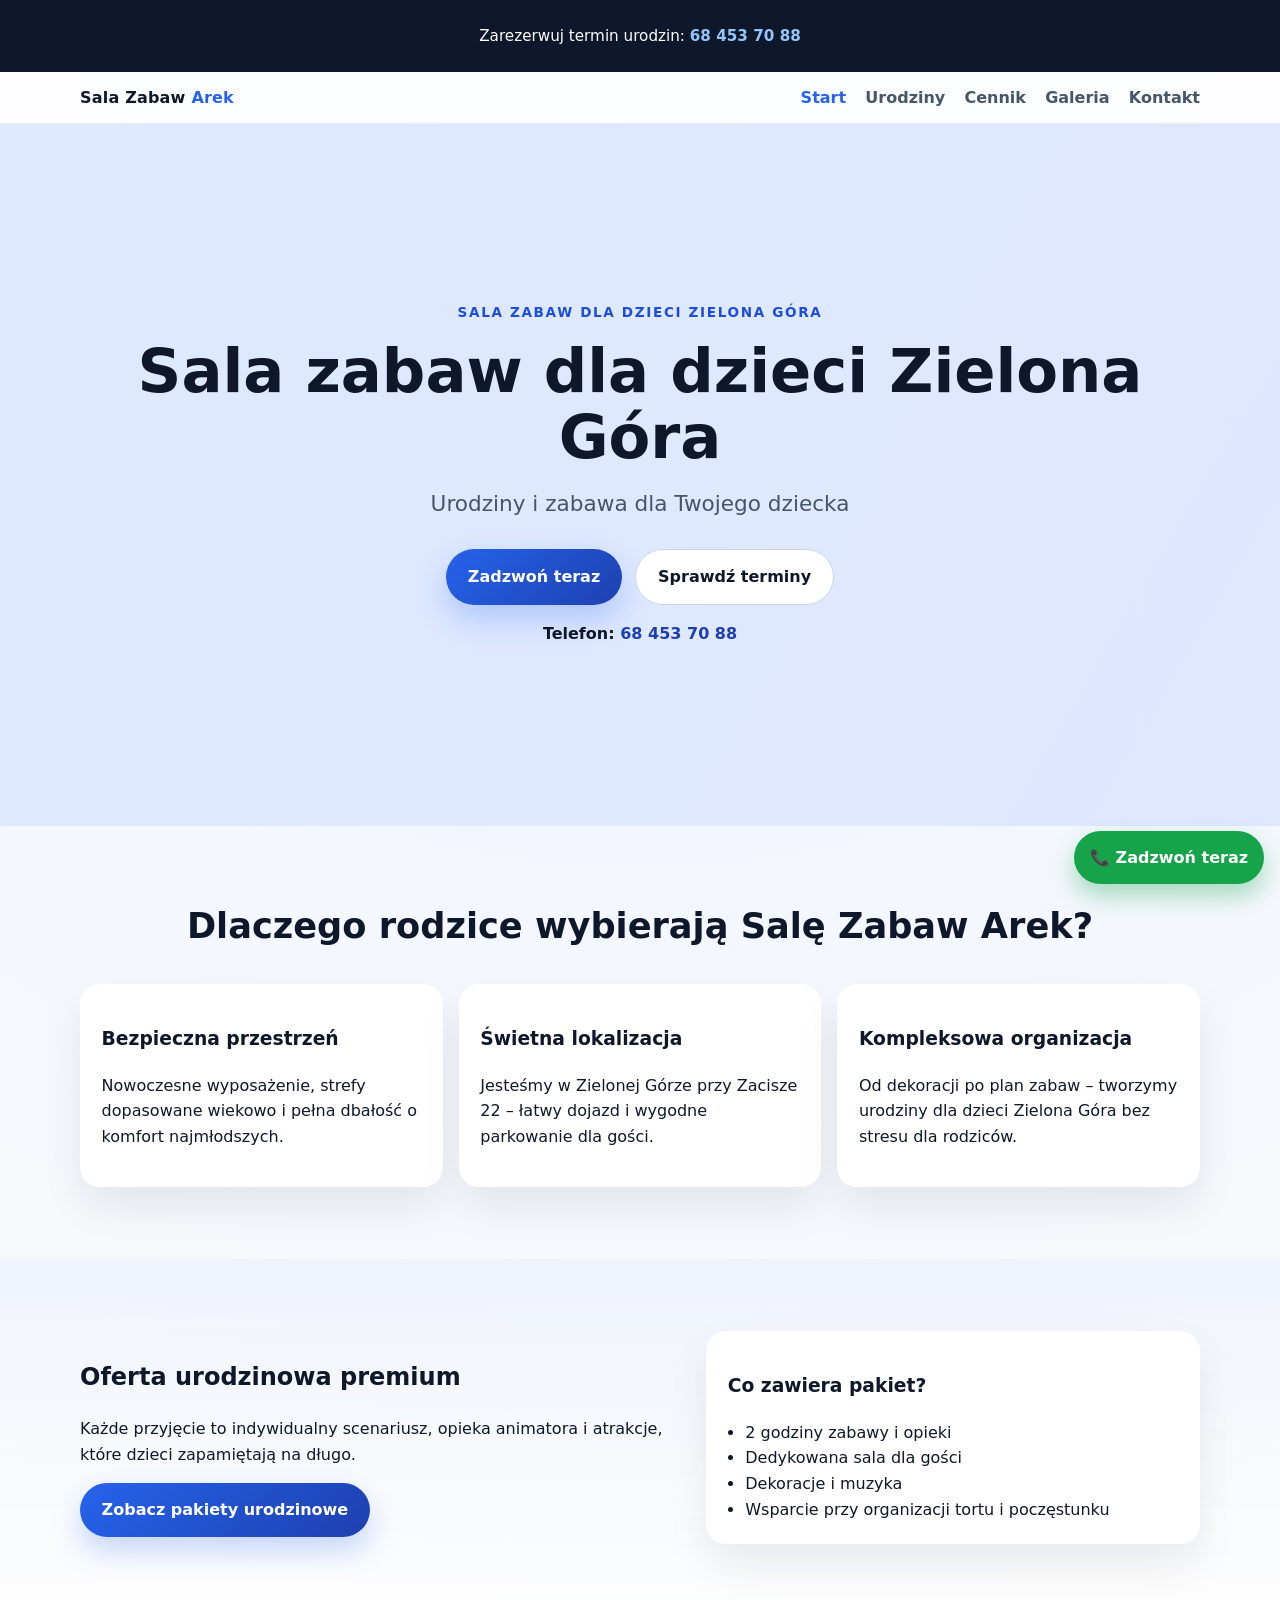
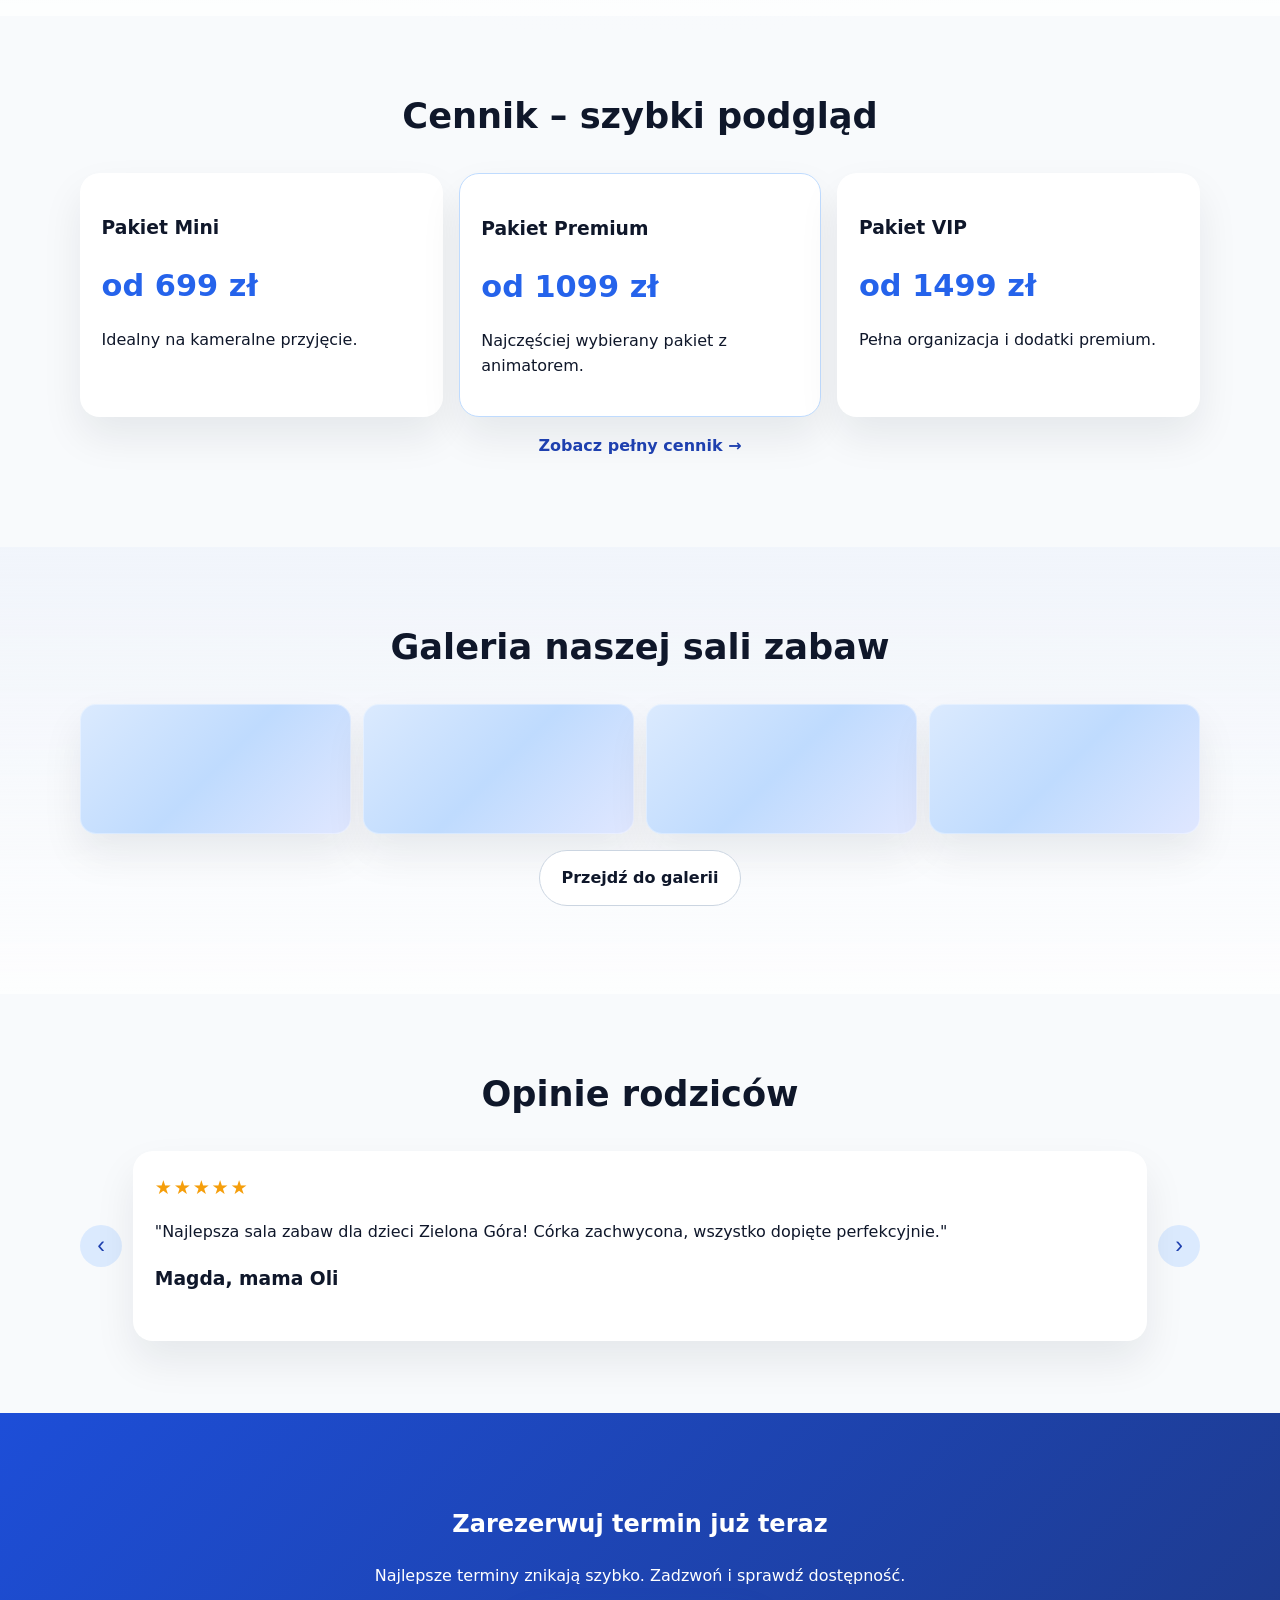
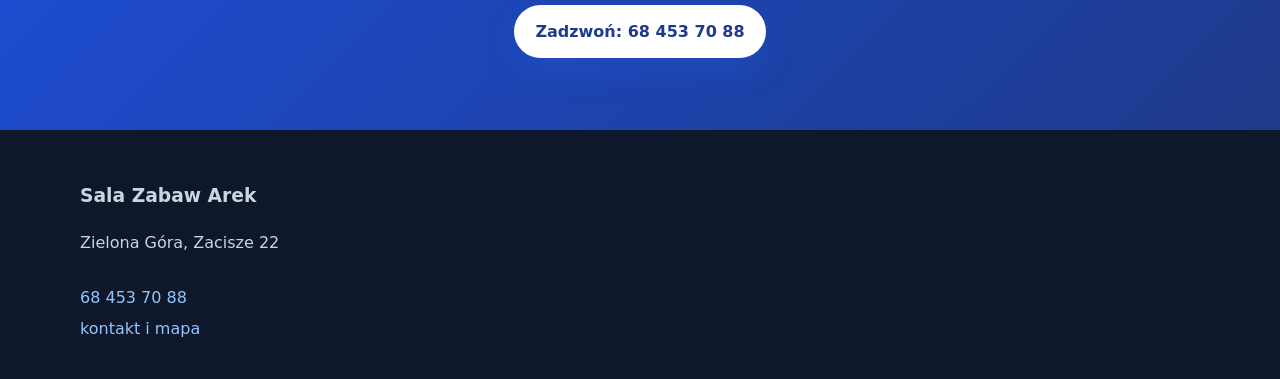
<file: index.html>
<!doctype html>
<html lang="pl">
<head>
  <meta charset="UTF-8" />
  <meta name="viewport" content="width=device-width, initial-scale=1.0" />
  <title>Sala Zabaw Arek | Sala zabaw Zielona Góra i urodziny dla dzieci</title>
  <meta name="description" content="Sala Zabaw Arek w Zielonej Górze: bezpieczna sala zabaw dla dzieci, niezapomniane urodziny dla dzieci Zielona Góra i szybka rezerwacja terminu." />
  <meta name="keywords" content="sala zabaw Zielona Góra, urodziny dla dzieci Zielona Góra, sala zabaw dla dzieci Zielona Góra" />
  <link rel="stylesheet" href="css/style.css" />
  <link rel="stylesheet" href="css/animations.css" />
</head>
<body>
  <div class="top-bar">
    <p>Zarezerwuj termin urodzin: <a href="tel:+48684537088">68 453 70 88</a></p>
  </div>

  <header class="site-header glass">
    <div class="container nav-wrap">
      <a href="index.html" class="logo">Sala Zabaw <span>Arek</span></a>
      <button class="menu-toggle" aria-label="Otwórz menu">☰</button>
      <nav class="main-nav">
        <a href="index.html" class="active">Start</a>
        <a href="urodziny.html">Urodziny</a>
        <a href="cennik.html">Cennik</a>
        <a href="galeria.html">Galeria</a>
        <a href="kontakt.html">Kontakt</a>
      </nav>
    </div>
  </header>

  <main>
    <section class="hero">
      <div class="hero-gradient"></div>
      <div class="container hero-content">
        <p class="eyebrow reveal">Sala zabaw dla dzieci Zielona Góra</p>
        <h1 class="reveal">Sala zabaw dla dzieci Zielona Góra</h1>
        <p class="lead reveal">Urodziny i zabawa dla Twojego dziecka</p>
        <div class="hero-cta reveal slide-in">
          <a class="btn btn-primary" href="tel:+48684537088">Zadzwoń teraz</a>
          <a class="btn btn-secondary" href="urodziny.html">Sprawdź terminy</a>
        </div>
        <p class="phone-highlight reveal">Telefon: <a href="tel:+48684537088">68 453 70 88</a></p>
      </div>
    </section>

    <section class="section container">
      <h2 class="section-title reveal">Dlaczego rodzice wybierają Salę Zabaw Arek?</h2>
      <div class="grid-3">
        <article class="card reveal">
          <h3>Bezpieczna przestrzeń</h3>
          <p>Nowoczesne wyposażenie, strefy dopasowane wiekowo i pełna dbałość o komfort najmłodszych.</p>
        </article>
        <article class="card reveal">
          <h3>Świetna lokalizacja</h3>
          <p>Jesteśmy w Zielonej Górze przy Zacisze 22 – łatwy dojazd i wygodne parkowanie dla gości.</p>
        </article>
        <article class="card reveal">
          <h3>Kompleksowa organizacja</h3>
          <p>Od dekoracji po plan zabaw – tworzymy urodziny dla dzieci Zielona Góra bez stresu dla rodziców.</p>
        </article>
      </div>
    </section>

    <section class="section alt">
      <div class="container split">
        <div class="reveal">
          <h2>Oferta urodzinowa premium</h2>
          <p>Każde przyjęcie to indywidualny scenariusz, opieka animatora i atrakcje, które dzieci zapamiętają na długo.</p>
          <a href="urodziny.html" class="btn btn-primary">Zobacz pakiety urodzinowe</a>
        </div>
        <div class="feature-box reveal slide-in">
          <h3>Co zawiera pakiet?</h3>
          <ul>
            <li>2 godziny zabawy i opieki</li>
            <li>Dedykowana sala dla gości</li>
            <li>Dekoracje i muzyka</li>
            <li>Wsparcie przy organizacji tortu i poczęstunku</li>
          </ul>
        </div>
      </div>
    </section>

    <section class="section container">
      <h2 class="section-title reveal">Cennik – szybki podgląd</h2>
      <div class="pricing-preview">
        <article class="price-card reveal">
          <h3>Pakiet Mini</h3>
          <p class="price">od 699 zł</p>
          <p>Idealny na kameralne przyjęcie.</p>
        </article>
        <article class="price-card reveal featured">
          <h3>Pakiet Premium</h3>
          <p class="price">od 1099 zł</p>
          <p>Najczęściej wybierany pakiet z animatorem.</p>
        </article>
        <article class="price-card reveal">
          <h3>Pakiet VIP</h3>
          <p class="price">od 1499 zł</p>
          <p>Pełna organizacja i dodatki premium.</p>
        </article>
      </div>
      <p class="center reveal"><a href="cennik.html" class="text-link">Zobacz pełny cennik →</a></p>
    </section>

    <section class="section alt">
      <div class="container">
        <h2 class="section-title reveal">Galeria naszej sali zabaw</h2>
        <div class="gallery-preview">
          <div class="gallery-tile reveal"></div>
          <div class="gallery-tile reveal"></div>
          <div class="gallery-tile reveal"></div>
          <div class="gallery-tile reveal"></div>
        </div>
        <p class="center reveal"><a href="galeria.html" class="btn btn-secondary">Przejdź do galerii</a></p>
      </div>
    </section>

    <section class="section container testimonials-section">
      <h2 class="section-title reveal">Opinie rodziców</h2>
      <div class="testimonial-slider reveal" data-slider>
        <button class="slider-btn prev" aria-label="Poprzednia opinia">‹</button>
        <div class="slides" data-slides>
          <article class="testimonial-card active">
            <div class="stars">★★★★★</div>
            <p>"Najlepsza sala zabaw dla dzieci Zielona Góra! Córka zachwycona, wszystko dopięte perfekcyjnie."</p>
            <h3>Magda, mama Oli</h3>
          </article>
          <article class="testimonial-card">
            <div class="stars">★★★★★</div>
            <p>"Urodziny dla dzieci Zielona Góra zorganizowane na najwyższym poziomie. Pełen profesjonalizm."</p>
            <h3>Krzysztof, tata Janka</h3>
          </article>
          <article class="testimonial-card">
            <div class="stars">★★★★★</div>
            <p>"Piękne wnętrze, miła obsługa i super atrakcje. Wrócimy na kolejne urodziny!"</p>
            <h3>Anna, mama Zosi</h3>
          </article>
          <article class="testimonial-card">
            <div class="stars">★★★★★</div>
            <p>"Miejsce premium, które naprawdę robi wrażenie i daje rodzicom spokój."</p>
            <h3>Piotr, tata Mai</h3>
          </article>
        </div>
        <button class="slider-btn next" aria-label="Następna opinia">›</button>
      </div>
    </section>

    <section class="section cta-final">
      <div class="container reveal">
        <h2>Zarezerwuj termin już teraz</h2>
        <p>Najlepsze terminy znikają szybko. Zadzwoń i sprawdź dostępność.</p>
        <a href="tel:+48684537088" class="btn btn-primary">Zadzwoń: 68 453 70 88</a>
      </div>
    </section>
  </main>

  <footer class="site-footer">
    <div class="container footer-grid">
      <div>
        <h3>Sala Zabaw Arek</h3>
        <p>Zielona Góra, Zacisze 22</p>
      </div>
      <div>
        <a href="tel:+48684537088">68 453 70 88</a>
        <a href="kontakt.html">kontakt i mapa</a>
      </div>
    </div>
  </footer>

  <a class="sticky-call" href="tel:+48684537088" aria-label="Zadzwoń teraz">📞 Zadzwoń teraz</a>

  <script src="js/animations.js" defer></script>
  <script src="js/script.js" defer></script>
</body>
</html>
</file>
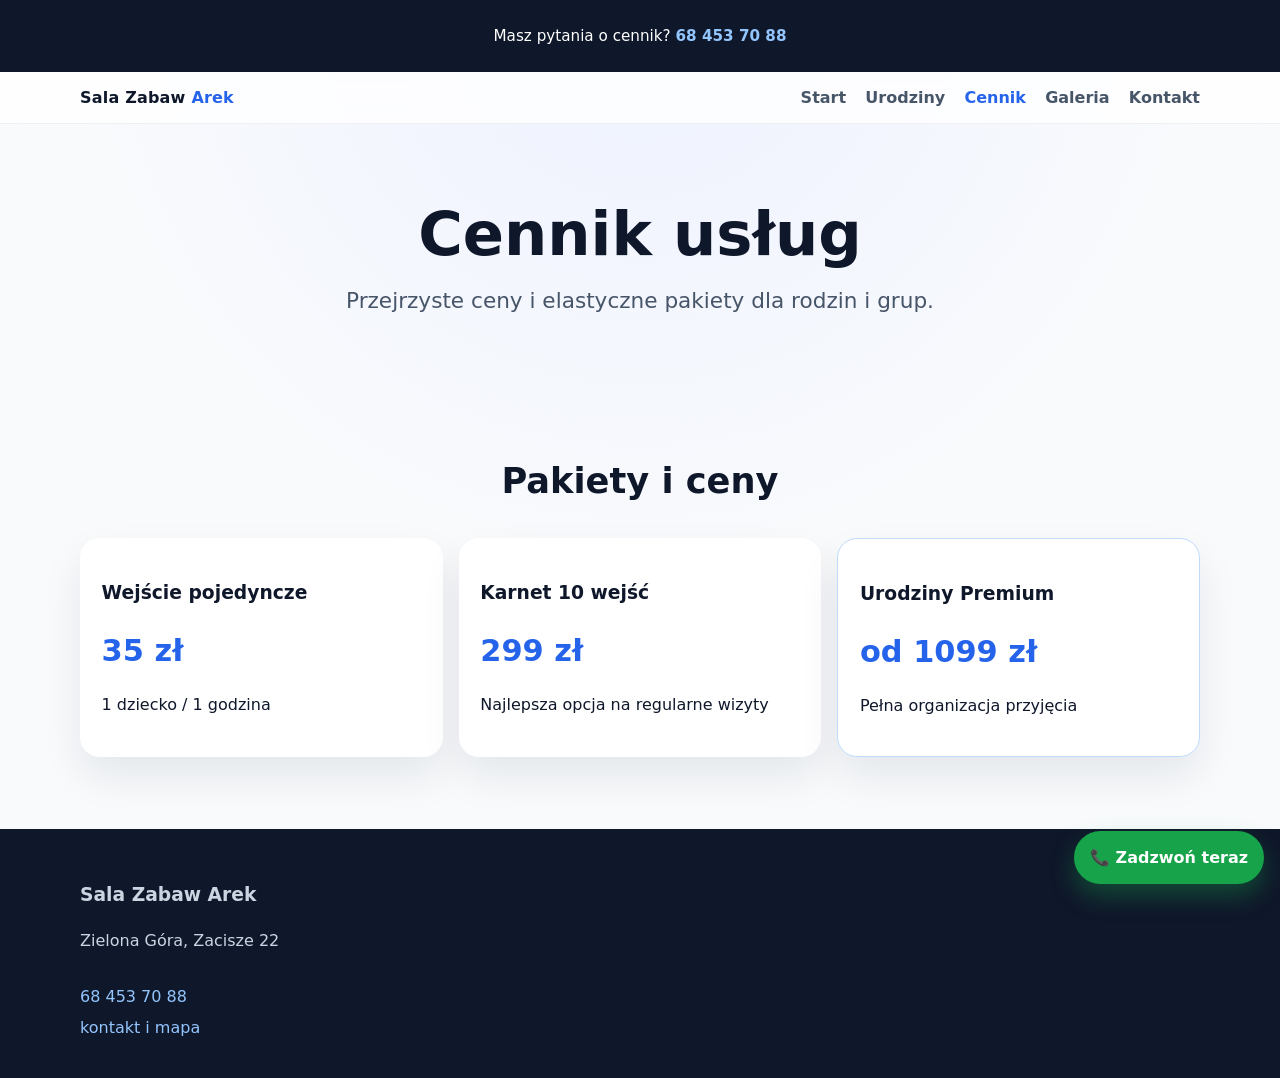
<file: cennik.html>
<!doctype html>
<html lang="pl">
<head>
  <meta charset="UTF-8" />
  <meta name="viewport" content="width=device-width, initial-scale=1.0" />
  <title>Cennik | Sala Zabaw Arek Zielona Góra</title>
  <meta name="description" content="Cennik Sala Zabaw Arek w Zielonej Górze. Przejrzyste pakiety na zabawę i urodziny dla dzieci Zielona Góra." />
  <meta name="keywords" content="sala zabaw Zielona Góra, urodziny dla dzieci Zielona Góra, sala zabaw dla dzieci Zielona Góra" />
  <link rel="stylesheet" href="css/style.css" />
  <link rel="stylesheet" href="css/animations.css" />
</head>
<body>
  <div class="top-bar"><p>Masz pytania o cennik? <a href="tel:+48684537088">68 453 70 88</a></p></div>
  <header class="site-header glass"><div class="container nav-wrap"><a href="index.html" class="logo">Sala Zabaw <span>Arek</span></a><button class="menu-toggle" aria-label="Otwórz menu">☰</button><nav class="main-nav"><a href="index.html">Start</a><a href="urodziny.html">Urodziny</a><a href="cennik.html" class="active">Cennik</a><a href="galeria.html">Galeria</a><a href="kontakt.html">Kontakt</a></nav></div></header>
  <main>
    <section class="page-hero"><div class="container"><h1 class="reveal">Cennik usług</h1><p class="lead reveal">Przejrzyste ceny i elastyczne pakiety dla rodzin i grup.</p></div></section>
    <section class="section container"><h2 class="section-title reveal">Pakiety i ceny</h2><div class="pricing-preview"><article class="price-card reveal"><h3>Wejście pojedyncze</h3><p class="price">35 zł</p><p>1 dziecko / 1 godzina</p></article><article class="price-card reveal"><h3>Karnet 10 wejść</h3><p class="price">299 zł</p><p>Najlepsza opcja na regularne wizyty</p></article><article class="price-card featured reveal"><h3>Urodziny Premium</h3><p class="price">od 1099 zł</p><p>Pełna organizacja przyjęcia</p></article></div></section>
  </main>
  <footer class="site-footer"><div class="container footer-grid"><div><h3>Sala Zabaw Arek</h3><p>Zielona Góra, Zacisze 22</p></div><div><a href="tel:+48684537088">68 453 70 88</a><a href="kontakt.html">kontakt i mapa</a></div></div></footer>
  <a class="sticky-call" href="tel:+48684537088">📞 Zadzwoń teraz</a>
  <script src="js/animations.js" defer></script>
  <script src="js/script.js" defer></script>
</body>
</html>
</file>
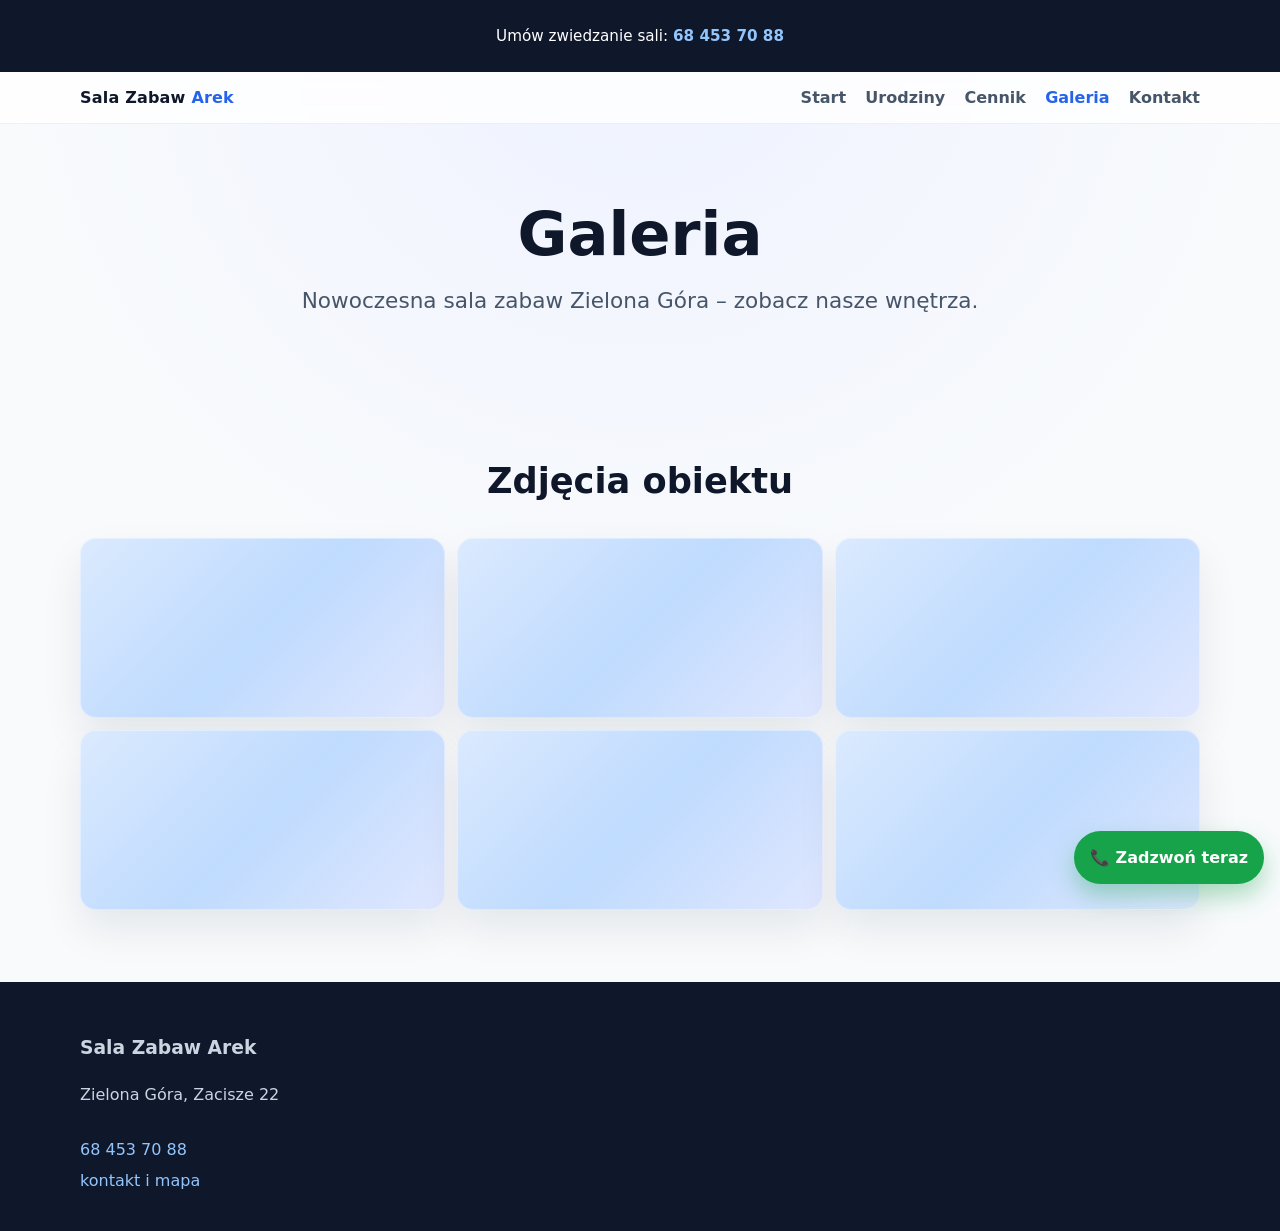
<file: galeria.html>
<!doctype html>
<html lang="pl">
<head>
  <meta charset="UTF-8" />
  <meta name="viewport" content="width=device-width, initial-scale=1.0" />
  <title>Galeria | Sala zabaw dla dzieci Zielona Góra</title>
  <meta name="description" content="Zobacz galerię Sala Zabaw Arek. Poznaj wnętrza i atrakcje miejsca, które rodzice wybierają na urodziny dla dzieci Zielona Góra." />
  <meta name="keywords" content="sala zabaw dla dzieci Zielona Góra, sala zabaw Zielona Góra, urodziny dla dzieci Zielona Góra" />
  <link rel="stylesheet" href="css/style.css" />
  <link rel="stylesheet" href="css/animations.css" />
</head>
<body>
  <div class="top-bar"><p>Umów zwiedzanie sali: <a href="tel:+48684537088">68 453 70 88</a></p></div>
  <header class="site-header glass"><div class="container nav-wrap"><a href="index.html" class="logo">Sala Zabaw <span>Arek</span></a><button class="menu-toggle" aria-label="Otwórz menu">☰</button><nav class="main-nav"><a href="index.html">Start</a><a href="urodziny.html">Urodziny</a><a href="cennik.html">Cennik</a><a href="galeria.html" class="active">Galeria</a><a href="kontakt.html">Kontakt</a></nav></div></header>
  <main>
    <section class="page-hero"><div class="container"><h1 class="reveal">Galeria</h1><p class="lead reveal">Nowoczesna sala zabaw Zielona Góra – zobacz nasze wnętrza.</p></div></section>
    <section class="section container">
      <h2 class="section-title reveal">Zdjęcia obiektu</h2>
      <div class="gallery-grid">
        <div class="gallery-item reveal"></div><div class="gallery-item reveal"></div><div class="gallery-item reveal"></div>
        <div class="gallery-item reveal"></div><div class="gallery-item reveal"></div><div class="gallery-item reveal"></div>
      </div>
    </section>
  </main>
  <footer class="site-footer"><div class="container footer-grid"><div><h3>Sala Zabaw Arek</h3><p>Zielona Góra, Zacisze 22</p></div><div><a href="tel:+48684537088">68 453 70 88</a><a href="kontakt.html">kontakt i mapa</a></div></div></footer>
  <a class="sticky-call" href="tel:+48684537088">📞 Zadzwoń teraz</a>
  <script src="js/animations.js" defer></script>
  <script src="js/script.js" defer></script>
</body>
</html>
</file>
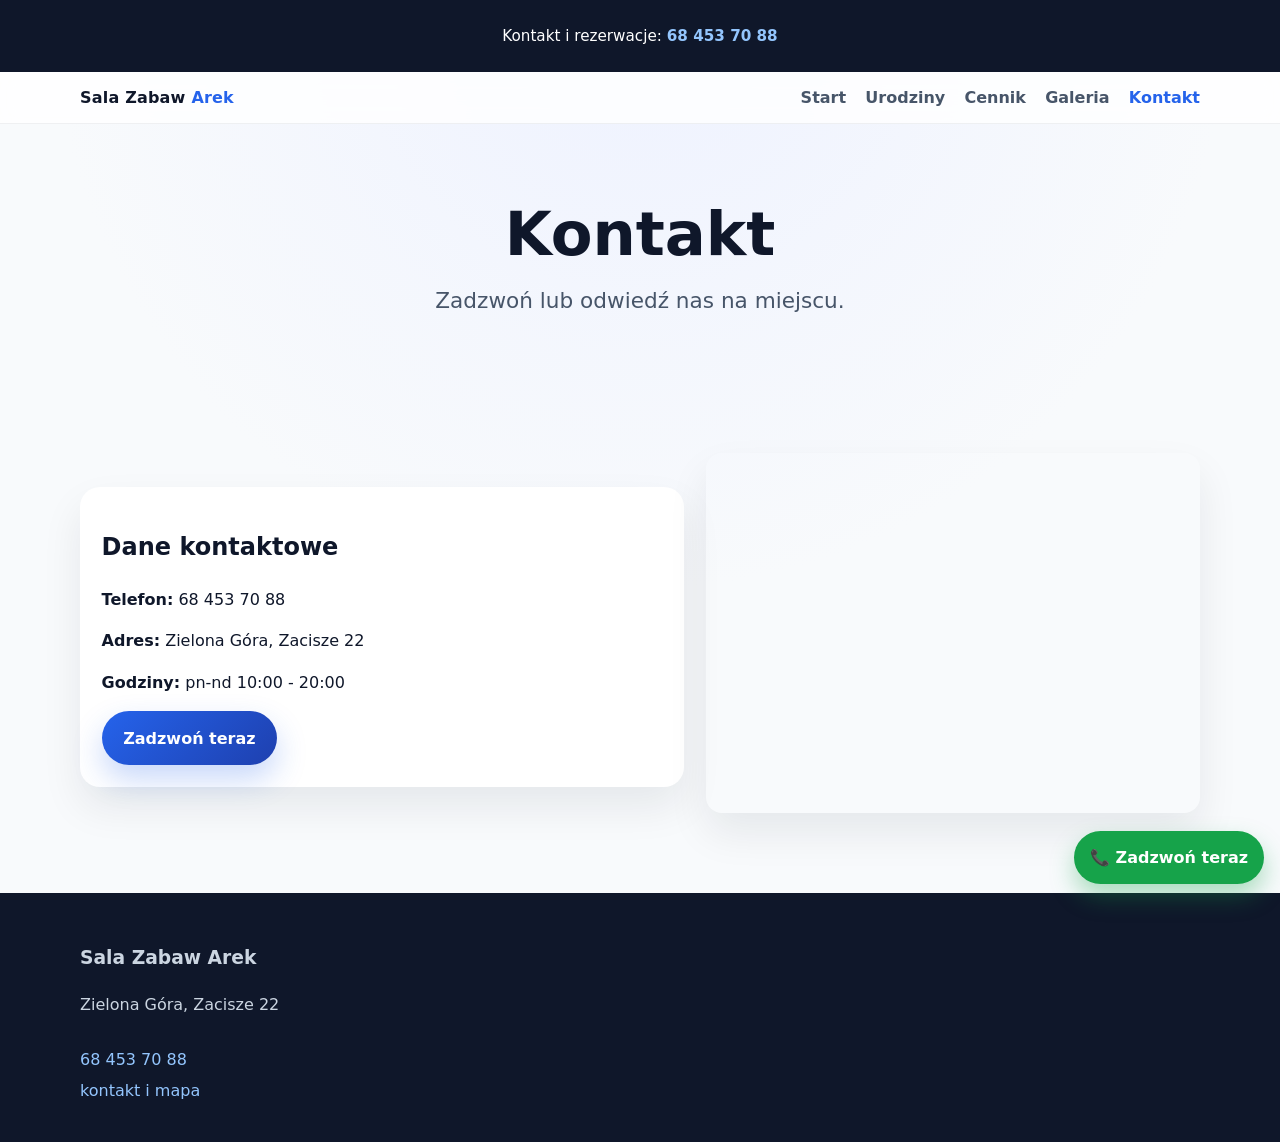
<file: kontakt.html>
<!doctype html>
<html lang="pl">
<head>
  <meta charset="UTF-8" />
  <meta name="viewport" content="width=device-width, initial-scale=1.0" />
  <title>Kontakt | Sala Zabaw Arek Zielona Góra</title>
  <meta name="description" content="Skontaktuj się z Sala Zabaw Arek. Telefon, adres Zielona Góra Zacisze 22 i mapa dojazdu. Szybka rezerwacja urodzin dla dzieci." />
  <meta name="keywords" content="sala zabaw Zielona Góra, urodziny dla dzieci Zielona Góra, sala zabaw dla dzieci Zielona Góra" />
  <link rel="stylesheet" href="css/style.css" />
  <link rel="stylesheet" href="css/animations.css" />
</head>
<body>
  <div class="top-bar"><p>Kontakt i rezerwacje: <a href="tel:+48684537088">68 453 70 88</a></p></div>
  <header class="site-header glass"><div class="container nav-wrap"><a href="index.html" class="logo">Sala Zabaw <span>Arek</span></a><button class="menu-toggle" aria-label="Otwórz menu">☰</button><nav class="main-nav"><a href="index.html">Start</a><a href="urodziny.html">Urodziny</a><a href="cennik.html">Cennik</a><a href="galeria.html">Galeria</a><a href="kontakt.html" class="active">Kontakt</a></nav></div></header>
  <main>
    <section class="page-hero"><div class="container"><h1 class="reveal">Kontakt</h1><p class="lead reveal">Zadzwoń lub odwiedź nas na miejscu.</p></div></section>
    <section class="section container split">
      <div class="card reveal">
        <h2>Dane kontaktowe</h2>
        <p><strong>Telefon:</strong> <a href="tel:+48684537088">68 453 70 88</a></p>
        <p><strong>Adres:</strong> Zielona Góra, Zacisze 22</p>
        <p><strong>Godziny:</strong> pn-nd 10:00 - 20:00</p>
        <a class="btn btn-primary" href="tel:+48684537088">Zadzwoń teraz</a>
      </div>
      <div class="map-wrap reveal slide-in">
        <iframe title="Mapa - Sala Zabaw Arek" src="https://www.google.com/maps?q=Zielona+G%C3%B3ra+Zacisze+22&output=embed" loading="lazy" referrerpolicy="no-referrer-when-downgrade"></iframe>
      </div>
    </section>
  </main>
  <footer class="site-footer"><div class="container footer-grid"><div><h3>Sala Zabaw Arek</h3><p>Zielona Góra, Zacisze 22</p></div><div><a href="tel:+48684537088">68 453 70 88</a><a href="kontakt.html">kontakt i mapa</a></div></div></footer>
  <a class="sticky-call" href="tel:+48684537088">📞 Zadzwoń teraz</a>
  <script src="js/animations.js" defer></script>
  <script src="js/script.js" defer></script>
</body>
</html>
</file>
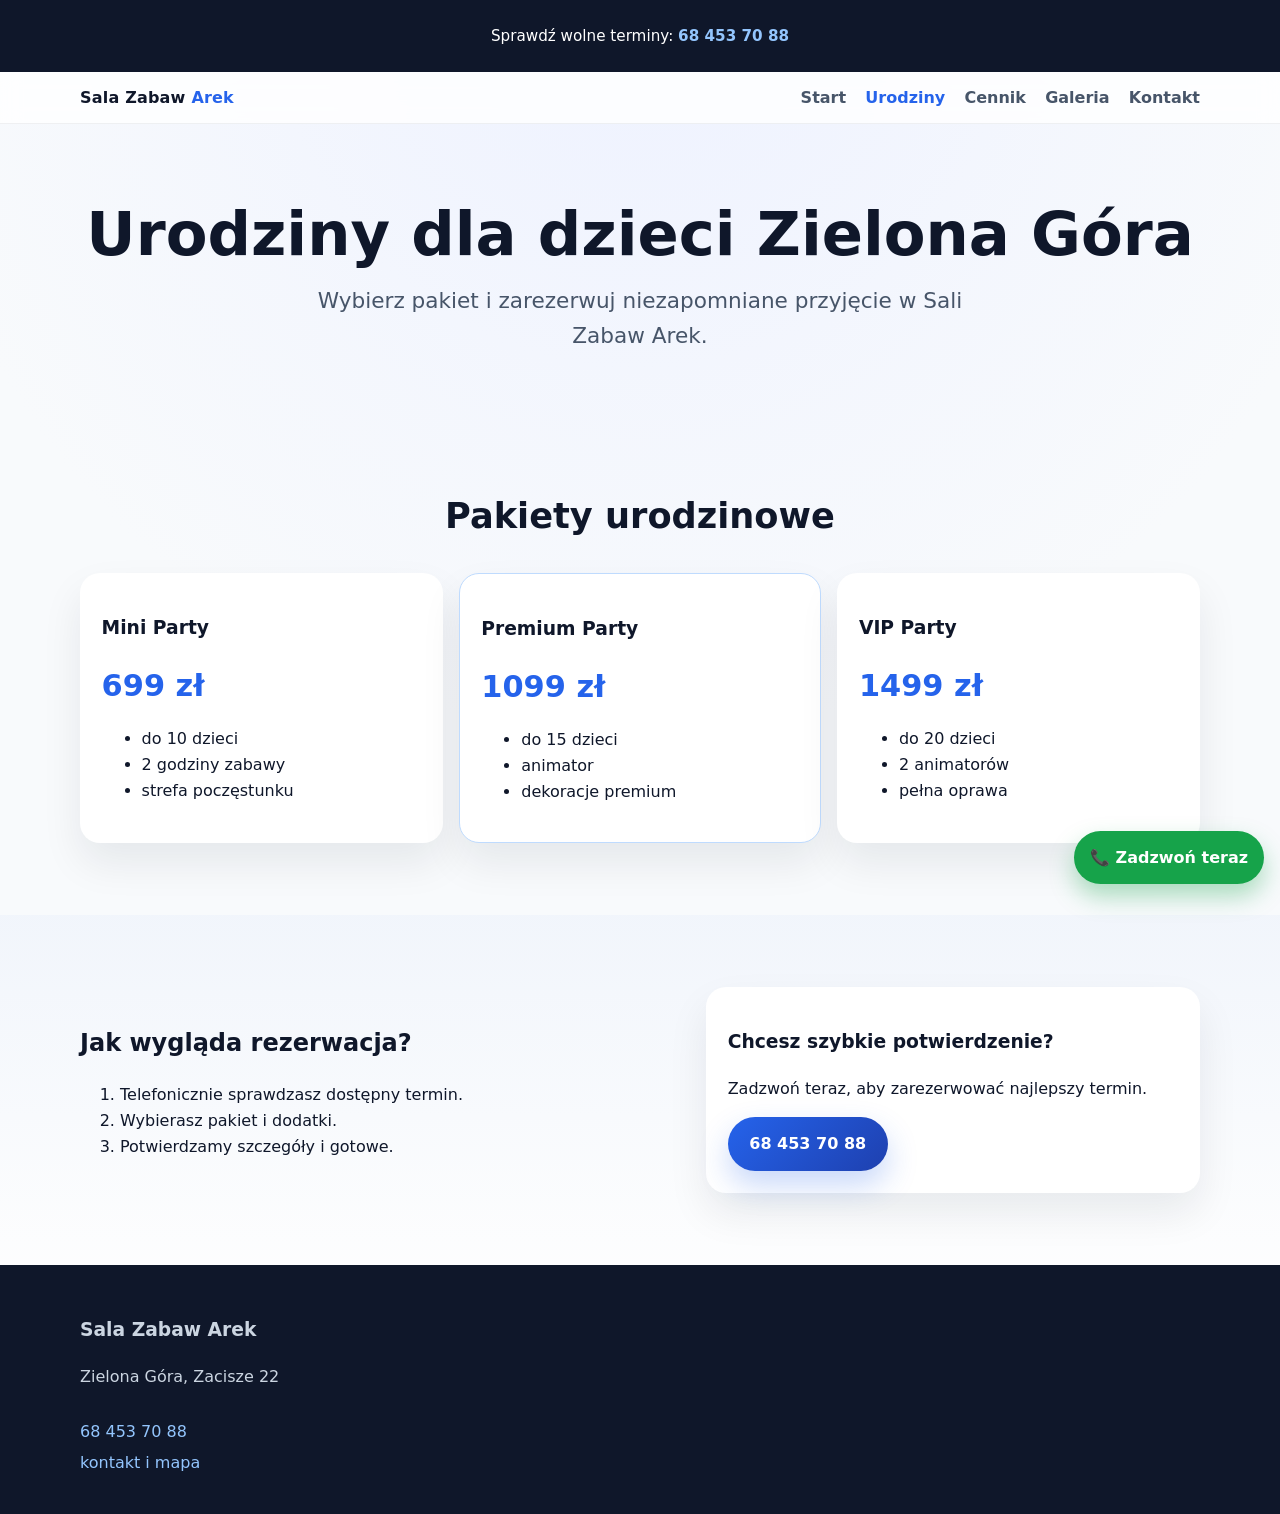
<file: urodziny.html>
<!doctype html>
<html lang="pl">
<head>
  <meta charset="UTF-8" />
  <meta name="viewport" content="width=device-width, initial-scale=1.0" />
  <title>Urodziny dla dzieci Zielona Góra | Sala Zabaw Arek</title>
  <meta name="description" content="Poznaj pakiety urodzinowe Sala Zabaw Arek. Urodziny dla dzieci Zielona Góra z animacjami, dekoracjami i pełną opieką." />
  <meta name="keywords" content="urodziny dla dzieci Zielona Góra, sala zabaw Zielona Góra, sala zabaw dla dzieci Zielona Góra" />
  <link rel="stylesheet" href="css/style.css" />
  <link rel="stylesheet" href="css/animations.css" />
</head>
<body>
  <div class="top-bar"><p>Sprawdź wolne terminy: <a href="tel:+48684537088">68 453 70 88</a></p></div>
  <header class="site-header glass">
    <div class="container nav-wrap">
      <a href="index.html" class="logo">Sala Zabaw <span>Arek</span></a>
      <button class="menu-toggle" aria-label="Otwórz menu">☰</button>
      <nav class="main-nav">
        <a href="index.html">Start</a><a href="urodziny.html" class="active">Urodziny</a><a href="cennik.html">Cennik</a><a href="galeria.html">Galeria</a><a href="kontakt.html">Kontakt</a>
      </nav>
    </div>
  </header>
  <main>
    <section class="page-hero">
      <div class="container">
        <h1 class="reveal">Urodziny dla dzieci Zielona Góra</h1>
        <p class="lead reveal">Wybierz pakiet i zarezerwuj niezapomniane przyjęcie w Sali Zabaw Arek.</p>
      </div>
    </section>

    <section class="section container">
      <h2 class="section-title reveal">Pakiety urodzinowe</h2>
      <div class="pricing-preview">
        <article class="price-card reveal"><h3>Mini Party</h3><p class="price">699 zł</p><ul><li>do 10 dzieci</li><li>2 godziny zabawy</li><li>strefa poczęstunku</li></ul></article>
        <article class="price-card featured reveal"><h3>Premium Party</h3><p class="price">1099 zł</p><ul><li>do 15 dzieci</li><li>animator</li><li>dekoracje premium</li></ul></article>
        <article class="price-card reveal"><h3>VIP Party</h3><p class="price">1499 zł</p><ul><li>do 20 dzieci</li><li>2 animatorów</li><li>pełna oprawa</li></ul></article>
      </div>
    </section>

    <section class="section alt">
      <div class="container split">
        <div class="reveal">
          <h2>Jak wygląda rezerwacja?</h2>
          <ol>
            <li>Telefonicznie sprawdzasz dostępny termin.</li>
            <li>Wybierasz pakiet i dodatki.</li>
            <li>Potwierdzamy szczegóły i gotowe.</li>
          </ol>
        </div>
        <div class="feature-box reveal slide-in">
          <h3>Chcesz szybkie potwierdzenie?</h3>
          <p>Zadzwoń teraz, aby zarezerwować najlepszy termin.</p>
          <a href="tel:+48684537088" class="btn btn-primary">68 453 70 88</a>
        </div>
      </div>
    </section>
  </main>
  <footer class="site-footer"><div class="container footer-grid"><div><h3>Sala Zabaw Arek</h3><p>Zielona Góra, Zacisze 22</p></div><div><a href="tel:+48684537088">68 453 70 88</a><a href="kontakt.html">kontakt i mapa</a></div></div></footer>
  <a class="sticky-call" href="tel:+48684537088">📞 Zadzwoń teraz</a>
  <script src="js/animations.js" defer></script>
  <script src="js/script.js" defer></script>
</body>
</html>
</file>
<file: css/style.css>
:root {
  --bg: #f6f8ff;
  --text: #0f172a;
  --muted: #475569;
  --primary: #2563eb;
  --primary-dark: #1e40af;
  --card: #ffffff;
  --shadow: 0 20px 40px rgba(15, 23, 42, 0.08);
  --radius: 20px;
  --container: 1120px;
}

* { box-sizing: border-box; }
body {
  margin: 0;
  font-family: "Inter", "Segoe UI", system-ui, sans-serif;
  color: var(--text);
  background: radial-gradient(circle at top, #eef2ff, #f8fafc 45%);
  line-height: 1.6;
}
a { color: inherit; text-decoration: none; }
.container { width: min(92%, var(--container)); margin: 0 auto; }
.section { padding: 4.5rem 0; }
.alt { background: linear-gradient(180deg, rgba(37,99,235,.03), rgba(255,255,255,.7)); }
.center { text-align: center; }

.top-bar {
  background: #0f172a;
  color: #fff;
  text-align: center;
  padding: .55rem 1rem;
  font-size: .95rem;
}
.top-bar a { color: #93c5fd; font-weight: 700; }

.site-header {
  position: sticky;
  top: 0;
  z-index: 50;
  backdrop-filter: blur(10px);
}
.glass { background: rgba(255,255,255,.8); border-bottom: 1px solid rgba(15,23,42,.06); }
.nav-wrap { display: flex; align-items: center; justify-content: space-between; padding: .8rem 0; }
.logo { font-weight: 800; letter-spacing: .2px; }
.logo span { color: var(--primary); }
.main-nav { display: none; gap: 1.2rem; align-items: center; }
.main-nav a { color: var(--muted); font-weight: 600; }
.main-nav a.active, .main-nav a:hover { color: var(--primary); }
.menu-toggle { border: 0; background: #e2e8f0; padding: .55rem .7rem; border-radius: 10px; }

.hero {
  position: relative;
  overflow: hidden;
  min-height: 78vh;
  display: grid;
  place-items: center;
}
.hero-gradient {
  position: absolute;
  inset: -30%;
  background: linear-gradient(120deg, #dbeafe, #e0e7ff, #cffafe, #e9d5ff);
  background-size: 250% 250%;
  z-index: -1;
}
.hero-content { text-align: center; padding: 5rem 0; }
.eyebrow { text-transform: uppercase; letter-spacing: .12em; color: #1d4ed8; font-weight: 700; font-size: .85rem; }
h1 { font-size: clamp(2rem, 5vw, 3.8rem); line-height: 1.1; margin: .6rem 0 1rem; }
.lead { font-size: clamp(1.05rem, 2.4vw, 1.35rem); color: var(--muted); max-width: 680px; margin: 0 auto 1.7rem; }
.hero-cta { display: flex; flex-wrap: wrap; justify-content: center; gap: .85rem; }
.btn {
  display: inline-flex; align-items: center; justify-content: center;
  border-radius: 999px; padding: .88rem 1.35rem; font-weight: 700;
  transition: transform .25s ease, box-shadow .25s ease, background .25s ease;
}
.btn-primary { background: linear-gradient(135deg, var(--primary), var(--primary-dark)); color: #fff; box-shadow: 0 14px 30px rgba(37,99,235,.25); }
.btn-secondary { background: #fff; border: 1px solid #cbd5e1; color: #0f172a; }
.btn:hover { transform: translateY(-2px) scale(1.03); box-shadow: 0 12px 25px rgba(15,23,42,.15); }
.phone-highlight { margin-top: 1rem; font-weight: 700; }
.phone-highlight a { color: var(--primary-dark); }

.section-title { font-size: clamp(1.5rem, 3.6vw, 2.2rem); text-align: center; margin: 0 0 1.8rem; }
.grid-3 { display: grid; gap: 1rem; }
.card, .price-card, .feature-box, .testimonial-card {
  background: var(--card);
  border-radius: var(--radius);
  box-shadow: var(--shadow);
  padding: 1.35rem;
}
.split { display: grid; gap: 1.4rem; align-items: center; }
.feature-box ul { margin: 1rem 0 0; padding-left: 1.1rem; }

.pricing-preview { display: grid; gap: 1rem; }
.price-card .price { color: var(--primary); font-size: 1.9rem; font-weight: 800; margin: .25rem 0; }
.featured { border: 1px solid #bfdbfe; transform: translateY(-2px); }
.text-link { color: var(--primary-dark); font-weight: 700; }

.gallery-preview, .gallery-grid {
  display: grid;
  grid-template-columns: repeat(2, 1fr);
  gap: .75rem;
}
.gallery-tile, .gallery-item {
  border-radius: 16px;
  min-height: 130px;
  background: linear-gradient(135deg, #dbeafe, #bfdbfe, #e0e7ff);
  box-shadow: inset 0 0 0 1px rgba(255,255,255,.35), var(--shadow);
}
.gallery-item { min-height: 180px; }

.testimonials-section { overflow: hidden; }
.testimonial-slider {
  display: grid;
  grid-template-columns: auto 1fr auto;
  gap: .7rem;
  align-items: center;
}
.slides { position: relative; min-height: 190px; }
.testimonial-card {
  position: absolute;
  inset: 0;
  opacity: 0;
  transform: translateX(24px);
  transition: opacity .5s ease, transform .5s ease;
}
.testimonial-card.active { opacity: 1; transform: translateX(0); }
.stars { color: #f59e0b; font-size: 1.2rem; letter-spacing: .09em; }
.slider-btn {
  border: 0;
  width: 42px;
  height: 42px;
  border-radius: 50%;
  background: #dbeafe;
  color: #1e40af;
  font-size: 1.45rem;
}

.cta-final { background: linear-gradient(135deg, #1d4ed8, #1e3a8a); color: #fff; text-align: center; }
.cta-final .btn-primary { background: #fff; color: #1e3a8a; }

.page-hero { padding: 4.2rem 0 2.2rem; text-align: center; }
.map-wrap iframe { width: 100%; height: 360px; border: 0; border-radius: 16px; box-shadow: var(--shadow); }

.site-footer { background: #0f172a; color: #cbd5e1; padding: 2rem 0; }
.footer-grid { display: grid; gap: .5rem; }
.footer-grid a { display: block; color: #93c5fd; margin: .35rem 0; }

.sticky-call {
  position: fixed;
  bottom: 1rem;
  right: 1rem;
  z-index: 60;
  background: #16a34a;
  color: #fff;
  font-weight: 800;
  padding: .85rem 1rem;
  border-radius: 999px;
  box-shadow: 0 12px 24px rgba(22,163,74,.35);
}

@media (min-width: 768px) {
  .menu-toggle { display: none; }
  .main-nav { display: flex; }
  .grid-3 { grid-template-columns: repeat(3, 1fr); }
  .pricing-preview { grid-template-columns: repeat(3, 1fr); }
  .split { grid-template-columns: 1.1fr .9fr; }
  .gallery-preview { grid-template-columns: repeat(4, 1fr); }
  .gallery-grid { grid-template-columns: repeat(3, 1fr); }
}

body.menu-open .main-nav {
  display: flex;
  flex-direction: column;
  position: absolute;
  top: 100%;
  left: 0;
  right: 0;
  padding: 1rem;
  background: #fff;
  border-bottom: 1px solid #e2e8f0;
}
</file>
<file: css/animations.css>
@keyframes gradientFlow {
  0% { background-position: 0% 50%; }
  50% { background-position: 100% 50%; }
  100% { background-position: 0% 50%; }
}

@keyframes pulseCall {
  0%, 100% { transform: scale(1); }
  50% { transform: scale(1.05); }
}

.hero-gradient {
  animation: gradientFlow 18s ease infinite;
  will-change: transform, background-position;
}

.sticky-call {
  animation: pulseCall 2.8s ease-in-out infinite;
}

.reveal,
.slide-in {
  opacity: 0;
  transform: translateY(24px);
  transition: opacity .65s ease, transform .65s ease;
}

.slide-in {
  transform: translateX(30px);
}

.reveal-visible {
  opacity: 1;
  transform: translate(0, 0);
}
</file>
